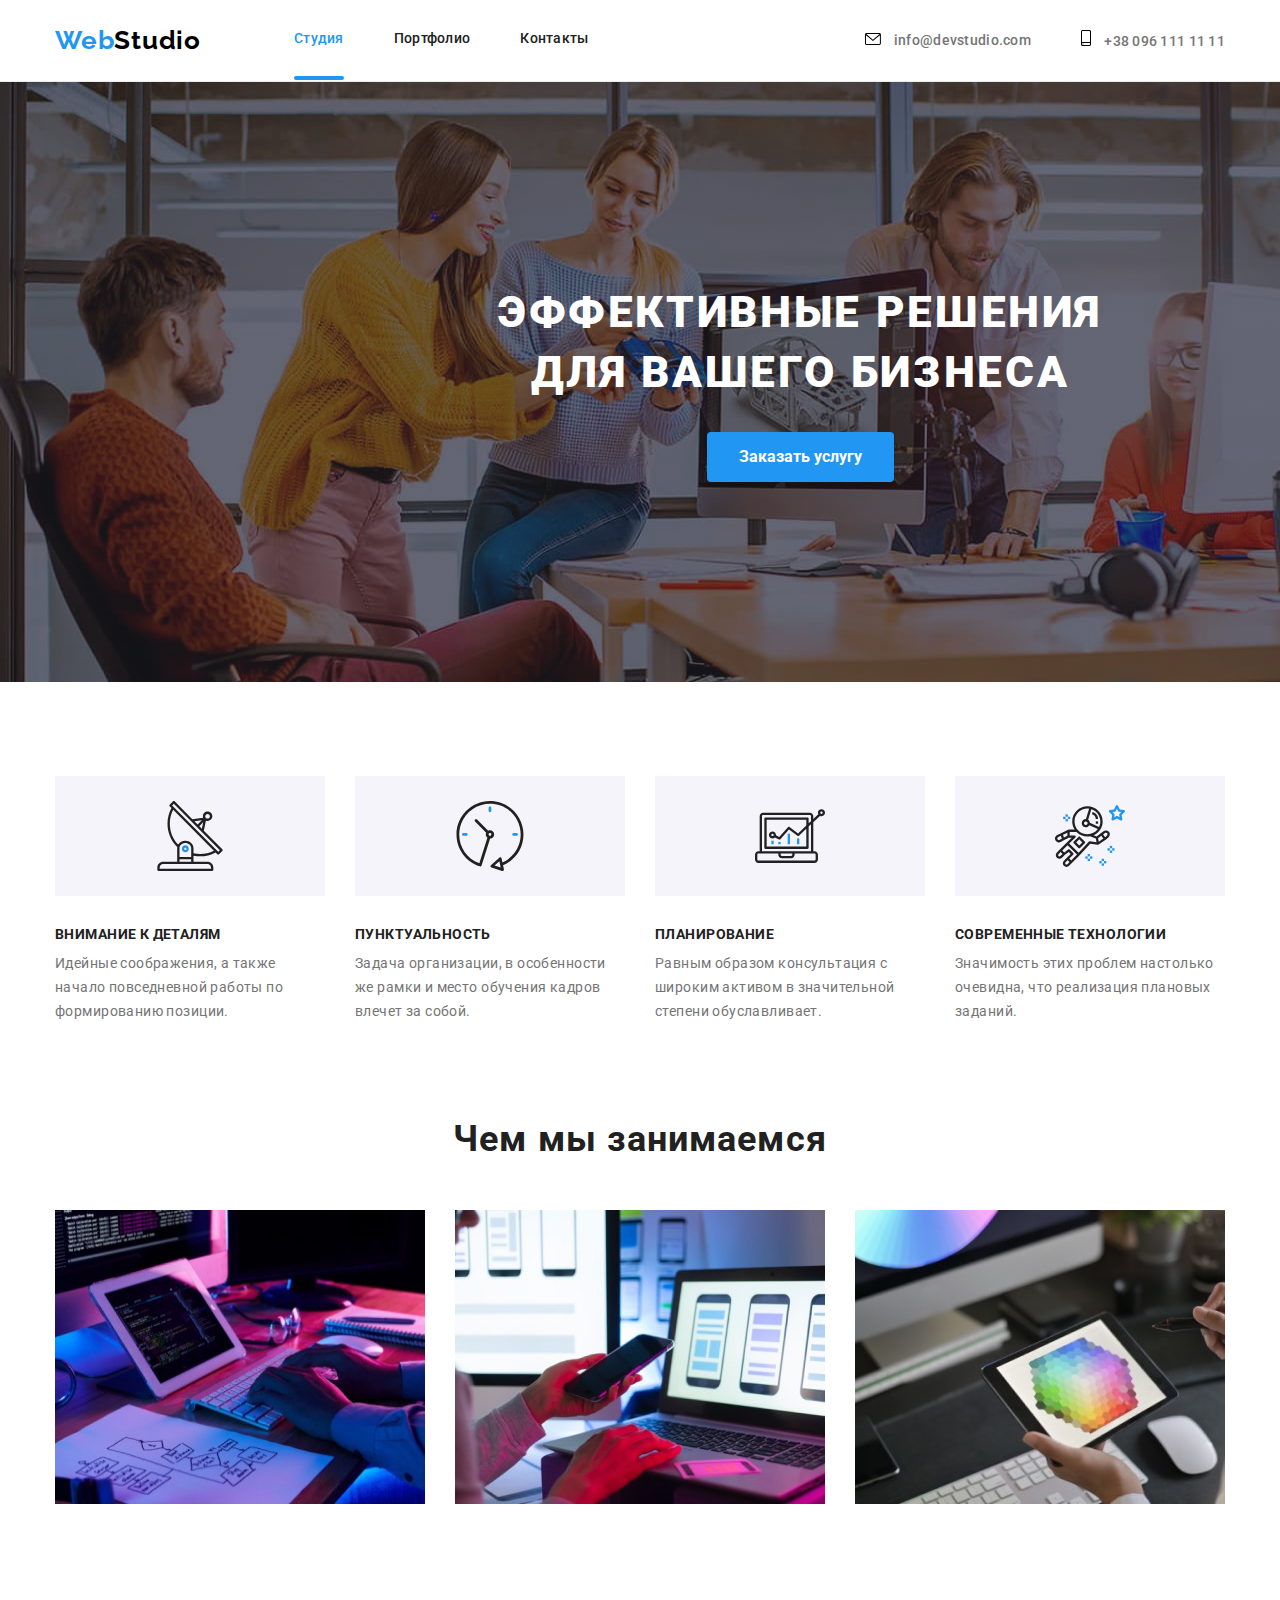
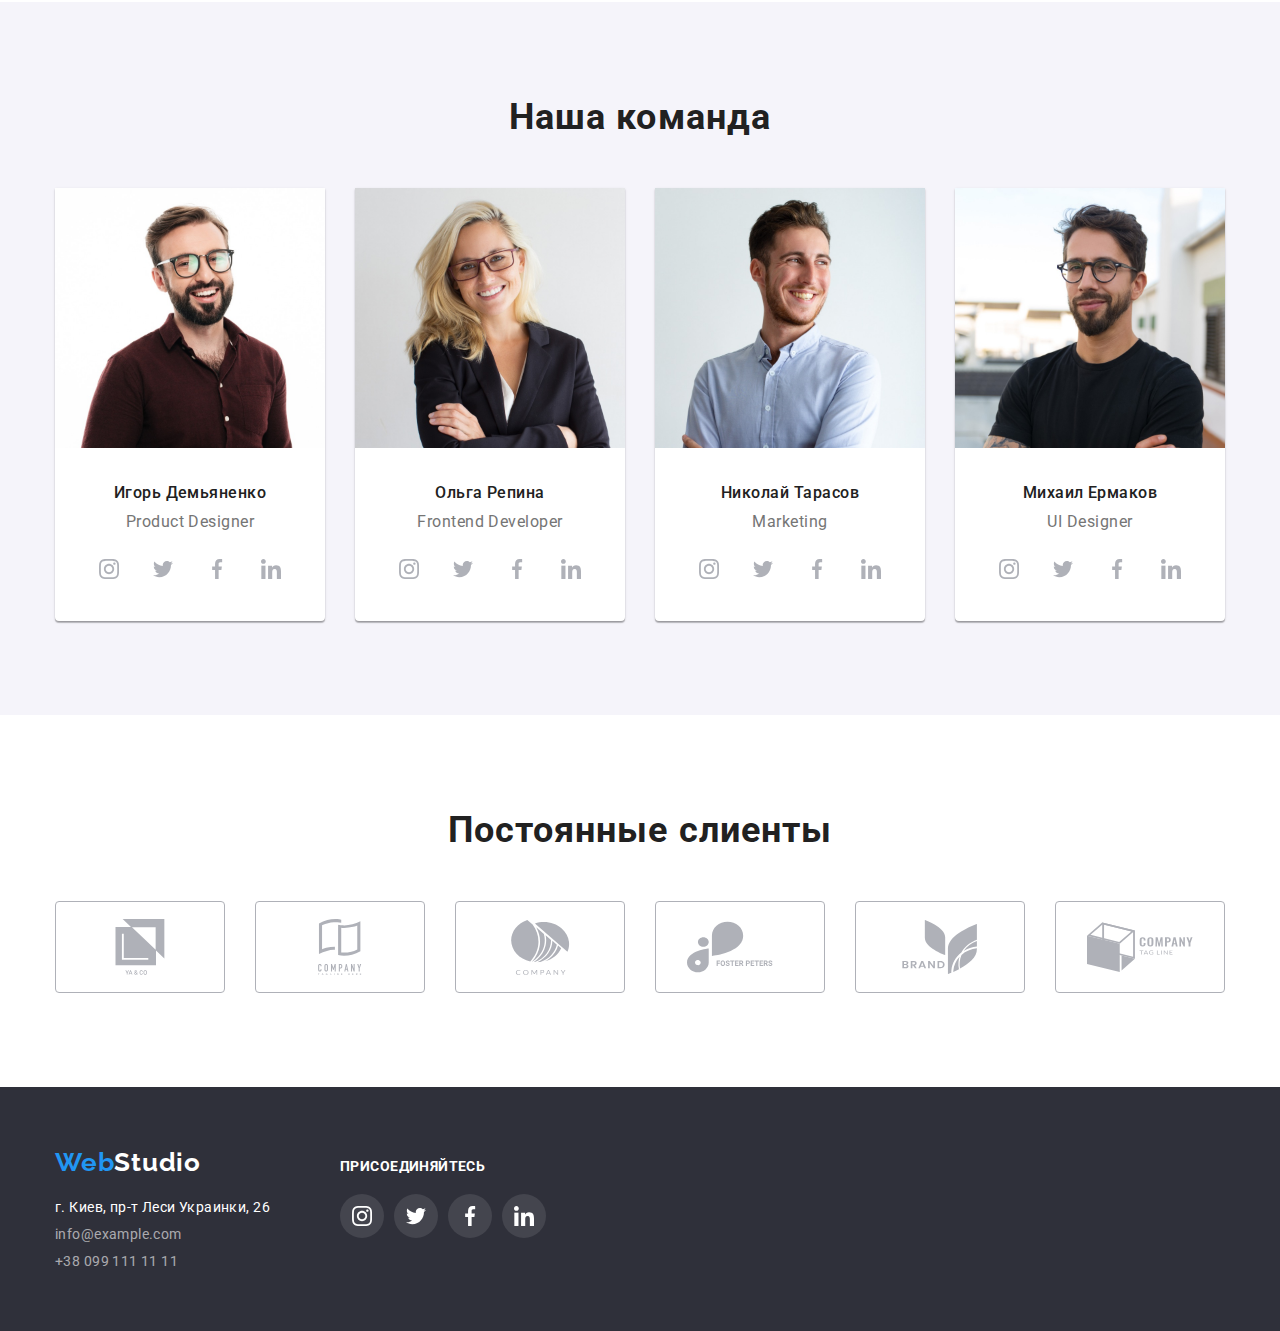
<file: index.html>
<!DOCTYPE html>
<html lang="ru">
  <head>
    <meta charset="UTF-8" />
    <meta http-equiv="X-UA-Compatible" content="IE-edge" />
    <meta name="viewport" content="width=device-width, initial-scale=1.0" />
    <title>goit-markup-hw-02</title>
    <link
      rel="stylesheet"
      href="https://cdnjs.cloudflare.com/ajax/libs/modern-normalize/1.0.0/modern-normalize.min.css"
    />
    <link rel="preconnect" href="https://fonts.gstatic.com" />
    <link
      href="https://fonts.googleapis.com/css2?family=Raleway:wght@700&family=Roboto:wght@400;500;700;900&display=swap"
      rel="stylesheet"
    />
    <link rel="stylesheet" href="./css/styles.css" />
  </head>
  <template class="my-icons">
    <svg class="icon">
      <use href="./images/icons.svg#icon-mail"></use>
    </svg>
    <svg class="icon">
      <use href="./images/icons.svg#icon-phone"></use>
    </svg>
    <svg class="icon">
      <use href="./images/icons.svg#icon-instagram"></use>
    </svg>
    <svg class="icon">
      <use href="./images/icons.svg#icon-twitter"></use>
    </svg>
    <svg class="icon">
      <use href="./images/icons.svg#icon-facebook"></use>
    </svg>
    <svg class="icon">
      <use href="./images/icons.svg#icon-linkedin"></use>
    </svg>
    <svg class="icon">
      <use href="./images/icons.svg#icon-antenna"></use>
    </svg>
    <svg class="icon">
      <use href="./images/icons.svg#icon-clock"></use>
    </svg>
    <svg class="icon">
      <use href="./images/icons.svg#icon-diagram"></use>
    </svg>
    <svg class="icon">
      <use href="./images/icons.svg#icon-astronaut"></use>
    </svg>
    <svg class="icon">
      <use href="./images/icons.svg#icon-yaco"></use>
    </svg>
    <svg class="icon">
      <use href="./images/icons.svg#icon-taglineHere"></use>
    </svg>
    <svg class="icon">
      <use href="./images/icons.svg#icon-company"></use>
    </svg>
    <svg class="icon">
      <use href="./images/icons.svg#icon-fosterPeters"></use>
    </svg>
    <svg class="icon">
      <use href="./images/icons.svg#icon-brand"></use>
    </svg>
    <svg class="icon">
      <use href="./images/icons.svg#icon-tagline"></use>
    </svg>
    <svg class="icon">
      <use href="./images/icons.svg#icon-close-modal"></use>
    </svg>
    <svg class="icon">
      <use href="./images/icons.svg#icon-name-modal"></use>
    </svg>
    <svg class="icon">
      <use href="./images/icons.svg#icon-phone-modal"></use>
    </svg>
    <svg class="icon">
      <use href="./images/icons.svg#icon-mail-modal"></use>
    </svg>
    <svg class="icon">
      <use href="./images/icons.svg#icon-square"></use>
    </svg>
  </template>
  <body>
    <header class="section-header">
      <div class="container header-container">
        <a href="#" class="logo-header"
          ><span class="logo-first-part">Web</span>Studio</a
        >
        <nav>
          <ul class="header-nav-list">
            <li>
              <a href="" class="link-header highlight-link">Студия</a>
            </li>
            <li>
              <a href="./portfolio.html" class="link-header">Портфолио</a>
            </li>
            <li>
              <a href="#" class="link-header">Контакты</a>
            </li>
          </ul>
        </nav>
        <ul class="contacts-list">
          <li>
            <a href="mailto:info@devstudio.com" class="link-header mail-header"
              ><svg class="icon-header-contacts" width="16px" height="12px">
                <use href="./images/icons.svg#icon-mail"></use>
              </svg>
              info@devstudio.com</a
            >
          </li>
          <li>
            <a href="tel:+380961111111" class="link-header tel-header"
              ><svg class="icon-header-contacts" width="10px" height="16px">
                <use href="./images/icons.svg#icon-phone"></use>
              </svg>
              +38 096 111 11 11</a
            >
          </li>
        </ul>
      </div>
    </header>
    <main class="section-main">
      <section class="section-hero">
        <div class="container container-hero">
          <h1 class="section-hero-title">
            Эффективные решения для вашего бизнеса
          </h1>
          <button class="sing-link" type="button" data-modal-open>
            Заказать услугу
          </button>
        </div>
      </section>
      <section class="section-features">
        <div class="container">
          <h2 class="visually-hidden">наши особенности</h2>
          <ul class="features-list">
            <li class="features-list-card">
              <div class="features-card">
                <svg class="icon-features" width="70px" height="70px">
                  <use href="./images/icons.svg#icon-antenna"></use>
                </svg>
              </div>
              <h3 class="features-title">Внимание к деталям</h3>
              <p class="features-text">
                Идейные соображения, а также начало повседневной работы по
                формированию позиции.
              </p>
            </li>
            <li class="features-list-card">
              <div class="features-card">
                <svg class="icon-features" width="70px" height="70px">
                  <use href="./images/icons.svg#icon-clock"></use>
                </svg>
              </div>
              <h3 class="features-title">Пунктуальность</h3>
              <p class="features-text">
                Задача организации, в особенности же рамки и место обучения
                кадров влечет за собой.
              </p>
            </li>
            <li class="features-list-card">
              <div class="features-card">
                <svg class="icon-features" width="70px" height="70px">
                  <use href="./images/icons.svg#icon-diagram"></use>
                </svg>
              </div>
              <h3 class="features-title">Планирование</h3>
              <p class="features-text">
                Равным образом консультация с широким активом в значительной
                степени обуславливает.
              </p>
            </li>
            <li class="features-list-card">
              <div class="features-card">
                <svg class="icon-features" width="70px" height="70px">
                  <use href="./images/icons.svg#icon-astronaut"></use>
                </svg>
              </div>
              <h3 class="features-title">Современные технологии</h3>
              <p class="features-text">
                Значимость этих проблем настолько очевидна, что реализация
                плановых заданий.
              </p>
            </li>
          </ul>
        </div>
      </section>
      <section class="section-about-us">
        <div class="container">
          <h2 class="about-us-title">Чем мы занимаемся</h2>
          <ul class="about-us-list">
            <li>
              <img
                src="./images/box1.jpg"
                alt="box1"
                width="370"
                height="294"
              />
            </li>
            <li>
              <img
                src="./images/box2.jpg"
                alt="box2"
                width="370"
                height="294"
              />
            </li>
            <li>
              <img
                src="./images/box3.jpg"
                alt="box3"
                width="370"
                height="294"
              />
            </li>
          </ul>
        </div>
      </section>
      <section class="section-our-team">
        <div class="container">
          <h2>Наша команда</h2>
          <ul class="our-team-list">
            <li class="our-team-card">
              <img
                src="./images/igordemyanenko.jpg"
                alt="Игорь Демьяненко"
                width="270"
              />
              <div class="our-team-title-card">
                <h3>Игорь Демьяненко</h3>
                <p>Product Designer</p>
                <ul class="icons-our-team-list">
                  <li>
                    <a class="icon-our-team-card" href="">
                      <svg width="20" height="20">
                        <use href="./images/icons.svg#icon-instagram"></use>
                      </svg>
                    </a>
                  </li>
                  <li>
                    <a class="icon-our-team-card" href="">
                      <svg width="20" height="20">
                        <use href="./images/icons.svg#icon-twitter"></use>
                      </svg>
                    </a>
                  </li>
                  <li>
                    <a class="icon-our-team-card" href="">
                      <svg width="20" height="20">
                        <use href="./images/icons.svg#icon-facebook"></use>
                      </svg>
                    </a>
                  </li>
                  <li>
                    <a class="icon-our-team-card" href="">
                      <svg width="20" height="20">
                        <use href="./images/icons.svg#icon-linkedin"></use>
                      </svg>
                    </a>
                  </li>
                </ul>
              </div>
            </li>
            <li class="our-team-card">
              <img
                src="./images/olgarepina.jpg"
                alt="Ольга Репина"
                width="270"
              />
              <div class="our-team-title-card">
                <h3>Ольга Репина</h3>
                <p>Frontend Developer</p>
                <ul class="icons-our-team-list">
                  <li>
                    <a class="icon-our-team-card" href="">
                      <svg width="20" height="20">
                        <use href="./images/icons.svg#icon-instagram"></use>
                      </svg>
                    </a>
                  </li>
                  <li>
                    <a class="icon-our-team-card" href="">
                      <svg width="20" height="20">
                        <use href="./images/icons.svg#icon-twitter"></use>
                      </svg>
                    </a>
                  </li>
                  <li>
                    <a class="icon-our-team-card" href="">
                      <svg width="20" height="20">
                        <use href="./images/icons.svg#icon-facebook"></use>
                      </svg>
                    </a>
                  </li>
                  <li>
                    <a class="icon-our-team-card" href="">
                      <svg width="20" height="20">
                        <use href="./images/icons.svg#icon-linkedin"></use>
                      </svg>
                    </a>
                  </li>
                </ul>
              </div>
            </li>
            <li class="our-team-card">
              <img
                src="./images/nikolaytarasov.jpg"
                alt="Николай Тарасо"
                width="270"
              />
              <div class="our-team-title-card">
                <h3>Николай Тарасов</h3>
                <p>Marketing</p>
                <ul class="icons-our-team-list">
                  <li>
                    <a class="icon-our-team-card" href="">
                      <svg width="20" height="20">
                        <use href="./images/icons.svg#icon-instagram"></use>
                      </svg>
                    </a>
                  </li>
                  <li>
                    <a class="icon-our-team-card" href="">
                      <svg width="20" height="20">
                        <use href="./images/icons.svg#icon-twitter"></use>
                      </svg>
                    </a>
                  </li>
                  <li>
                    <a class="icon-our-team-card" href="">
                      <svg width="20" height="20">
                        <use href="./images/icons.svg#icon-facebook"></use>
                      </svg>
                    </a>
                  </li>
                  <li>
                    <a class="icon-our-team-card" href="">
                      <svg width="20" height="20">
                        <use href="./images/icons.svg#icon-linkedin"></use>
                      </svg>
                    </a>
                  </li>
                </ul>
              </div>
            </li>
            <li class="our-team-card">
              <img
                src="./images/mikhailermakov.jpg"
                alt="Михаил Ермаков"
                width="270"
              />
              <div class="our-team-title-card">
                <h3>Михаил Ермаков</h3>
                <p>UI Designer</p>
                <ul class="icons-our-team-list">
                  <li>
                    <a class="icon-our-team-card" href="">
                      <svg width="20" height="20">
                        <use href="./images/icons.svg#icon-instagram"></use>
                      </svg>
                    </a>
                  </li>
                  <li>
                    <a class="icon-our-team-card" href="">
                      <svg width="20" height="20">
                        <use href="./images/icons.svg#icon-twitter"></use>
                      </svg>
                    </a>
                  </li>
                  <li>
                    <a class="icon-our-team-card" href="">
                      <svg width="20" height="20">
                        <use href="./images/icons.svg#icon-facebook"></use>
                      </svg>
                    </a>
                  </li>
                  <li>
                    <a class="icon-our-team-card" href="">
                      <svg width="20" height="20">
                        <use href="./images/icons.svg#icon-linkedin"></use>
                      </svg>
                    </a>
                  </li>
                </ul>
              </div>
            </li>
          </ul>
        </div>
      </section>
      <section class="section-regular-customers">
        <div class="container">
          <h2>Постоянные слиенты</h2>
          <ul class="icons-regular-customers-list">
            <li>
              <a class="icon-client" href="">
                <svg width="106px" height="56px">
                  <use href="./images/icons.svg#icon-yaco"></use>
                </svg>
              </a>
            </li>
            <li>
              <a class="icon-client" href="">
                <svg width="106px" height="56px">
                  <use href="./images/icons.svg#icon-taglineHere"></use>
                </svg>
              </a>
            </li>
            <li>
              <a class="icon-client" href="">
                <svg width="106px" height="56px">
                  <use href="./images/icons.svg#icon-company"></use>
                </svg>
              </a>
            </li>
            <li>
              <a class="icon-client" href="">
                <svg width="106px" height="56px">
                  <use href="./images/icons.svg#icon-fosterPeters"></use>
                </svg>
              </a>
            </li>
            <li>
              <a class="icon-client" href="">
                <svg width="106px" height="56px">
                  <use href="./images/icons.svg#icon-brand"></use>
                </svg>
              </a>
            </li>
            <li>
              <a class="icon-client" href="">
                <svg width="106px" height="56px">
                  <use href="./images/icons.svg#icon-tagline"></use>
                </svg>
              </a>
            </li>
          </ul>
        </div>
      </section>
    </main>
    <footer class="section-footer">
      <div class="container footer-container">
        <div class="footer-logo-nav-container">
          <a href="#" class="logo-footer"
            ><span class="logo-first-part">Web</span>Studio</a
          >
          <address>
            <ul class="footer-list">
              <li>
                <a
                  href="https://goo.gl/maps/GkJHz6BWag29Yt4w9"
                  target="_blank"
                  rel="noopener noreferrer"
                  class="link-footer"
                >
                  г. Киев, пр-т Леси Украинки, 26
                </a>
              </li>
              <li>
                <a
                  href="mailto:info@example.com"
                  class="link-footer link-footer-transparensy"
                  >info@example.com</a
                >
              </li>
              <li>
                <a
                  href="tel:+380991111111"
                  class="link-footer link-footer-transparensy"
                  >+38 099 111 11 11</a
                >
              </li>
            </ul>
          </address>
        </div>
        <div class="icons-footer-card">
          <h3>присоединяйтесь</h3>
          <ul class="icons-footer-list">
            <li>
              <a class="icon-footer" href="">
                <svg width="20" height="20">
                  <use href="./images/icons.svg#icon-instagram"></use>
                </svg>
              </a>
            </li>
            <li>
              <a class="icon-footer" href="">
                <svg width="20" height="20">
                  <use href="./images/icons.svg#icon-twitter"></use>
                </svg>
              </a>
            </li>
            <li>
              <a class="icon-footer" href="">
                <svg width="20" height="20">
                  <use href="./images/icons.svg#icon-facebook"></use>
                </svg>
              </a>
            </li>
            <li>
              <a class="icon-footer" href="">
                <svg width="20" height="20">
                  <use href="./images/icons.svg#icon-linkedin"></use>
                </svg>
              </a>
            </li>
          </ul>
        </div>
      </div>
    </footer>
    <div class="backdrop is-hidden" data-modal>
      <div class="modal">
        <button class="button-close-modal" type="button" data-modal-close>
          <svg class="icon-close">
            <use href="./images/icons.svg#icon-close-modal"></use>
          </svg>
        </button>
        <p></p>
      </div>
    </div>
    <script src="./js/modal.js"></script>
  </body>
</html>
</file>
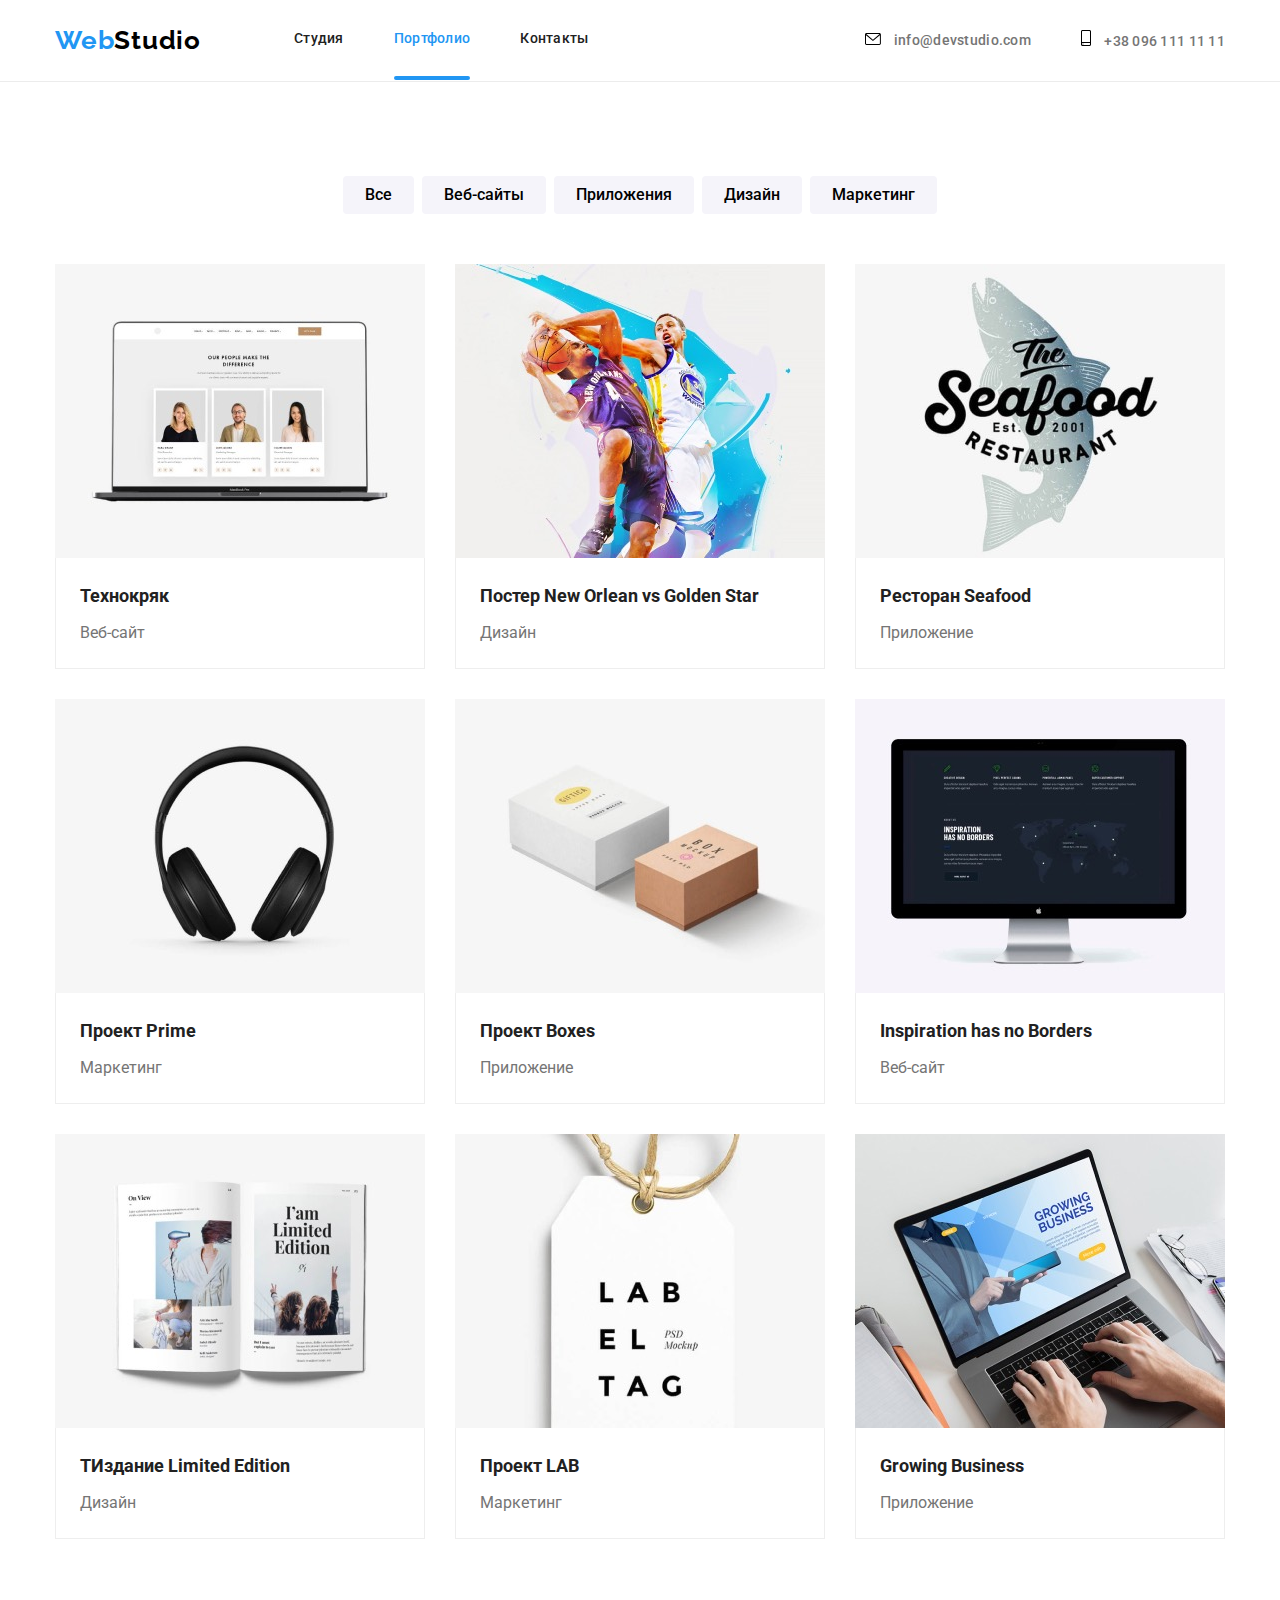
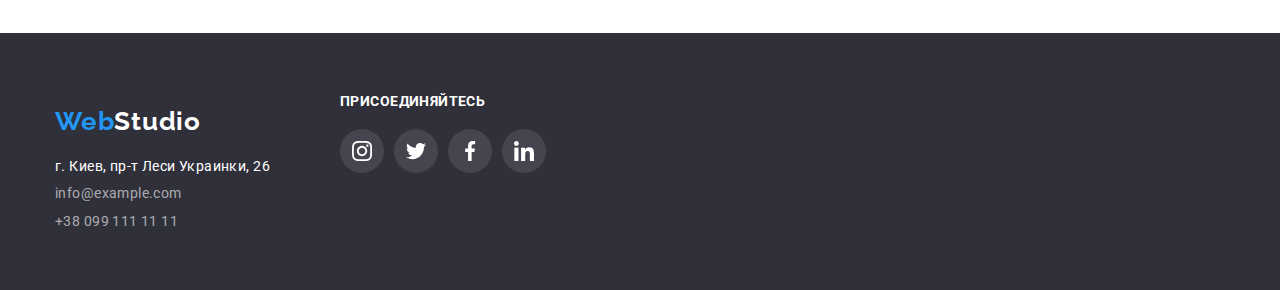
<file: portfolio.html>
<!DOCTYPE html>
<html lang="ru">
  <head>
    <meta charset="UTF-8" />
    <meta http-equiv="X-UA-Compatible" content="IE-edge" />
    <meta name="viewport" content="width=device-width, initial-scale=1.0" />
    <title>goit-markup-hw-02</title>
    <link
      rel="stylesheet"
      href="https://cdnjs.cloudflare.com/ajax/libs/modern-normalize/1.0.0/modern-normalize.min.css"
    />
    <link rel="preconnect" href="https://fonts.gstatic.com" />
    <link
      href="https://fonts.googleapis.com/css2?family=Raleway:wght@700&family=Roboto:wght@400;500;700;900&display=swap"
      rel="stylesheet"
    />
    <link rel="stylesheet" href="./css/styles.css" />
  </head>
  <body>
    <header class="section-header">
      <div class="container header-container">
        <a href="#" class="logo-header"
          ><span class="logo-first-part">Web</span>Studio</a
        >
        <nav>
          <ul class="header-nav-list">
            <li>
              <a href="./index.html" class="link-header">Студия</a>
            </li>
            <li>
              <a href="" class="link-header highlight-link">Портфолио</a>
            </li>
            <li>
              <a href="#" class="link-header">Контакты</a>
            </li>
          </ul>
        </nav>
        <ul class="contacts-list">
          <li>
            <a href="mailto:info@devstudio.com" class="link-header mail-header"
              ><svg class="icon-header-contacts" width="16px" height="12px">
               <use href="./images/icons.svg#icon-mail"></use>
               </svg> info@devstudio.com</a
            >
          </li>
          <li>
            <a href="tel:+380961111111" class="link-header tel-header"
              ><svg class="icon-header-contacts" width="10px" height="16px">
               <use href="./images/icons.svg#icon-phone"></use>
               </svg> +38 096 111 11 11</a
            >
          </li>
        </ul>
      </div>
    </header>
    <main>
      <section class="section-portfolio">
        <!-- Портфолио -->
        <div class="container">
          <h2 class="visually-hidden">портфолио</h2>
          <ul class="portfolio-button-list">
            <li>
              <button class="sing-link-portfolio" type="button">Все</button>
            </li>
            <li>
              <button class="sing-link-portfolio" type="button">Веб-сайты</button>
            </li>
            <li>
              <button class="sing-link-portfolio" type="button">Приложения</button>
            </li>
            <li>
              <button class="sing-link-portfolio" type="button">Дизайн</button>
            </li>
            <li>
              <button class="sing-link-portfolio" type="button">Маркетинг</button>
            </li>
          </ul>
          <ul class="list-portfolio-crad">
            <li class="portfolio-crad">
              <a href="">
                <div class="portfolio-thumb">
                  <img class="portfolio-crad-img" src="./images/tehnokryak.jpg" alt="Технокряк" width="370" height="294" />
                  <div class="hover-wrapper">
                    <p>Технокряк это современная площадка распространения коронавируса. Компании используют эту платформу для цифрового шпионажа и атак на защищённые сервера конкурентов.</p>
                  </div>
                </div>
                <div class="portfolio-title-crad">
                  <h3>Технокряк</h3>
                  <p>Веб-сайт</p>
                </div>
              </a>
            </li>
            <li class="portfolio-crad">
              <a href="">
                <div class="portfolio-thumb">
                <img class="portfolio-crad-img"
                  src="./images/posterNewOrlean.jpg"
                  alt="Постер New Orlean vs Golden Star"
                  width="370"
                  height="294"
                />
                <div class="hover-wrapper">
                    <p> .</p>
                </div>
                </div>
                <div class="portfolio-title-crad">
                  <h3>Постер New Orlean vs Golden Star</h3>
                  <p>Дизайн</p>
                </div>
              </a>
            </li>
            <li class="portfolio-crad">
              <a href="">
                <div class="portfolio-thumb">
                  <img class="portfolio-crad-img" src="./images/seafood.jpg" alt="Ресторан Seafood" width="370" height="294" />
                  <div class="hover-wrapper">
                    <p> .</p>
                  </div>
                </div>
                <div class="portfolio-title-crad">
                  <h3>Ресторан Seafood</h3>
                  <p>Приложение</p>
                </div>
              </a>
            </li>
            <li class="portfolio-crad">
              <a href="">
                <div class="portfolio-thumb">
                  <img class="portfolio-crad-img" src="./images/projektPrime.jpg" alt="Проект Prime" width="370" height="294" />
                  <div class="hover-wrapper">
                    <p> .</p>
                  </div>
                </div>
                <div class="portfolio-title-crad">
                  <h3>Проект Prime</h3>
                  <p>Маркетинг</p>
                </div>
              </a>
            </li>
            <li class="portfolio-crad">
              <a href="">
                <div class="portfolio-thumb">
                  <img class="portfolio-crad-img" src="./images/projektBoxes.jpg" alt="Проект Boxes" width="370" height="294" />
                  <div class="hover-wrapper">
                    <p> .</p>
                  </div>
                </div>
                <div class="portfolio-title-crad">
                  <h3>Проект Boxes</h3>
                  <p>Приложение</p>
                </div>
              </a>
            </li>
            <li class="portfolio-crad">
              <a href="">
                <div class="portfolio-thumb">
                  <img class="portfolio-crad-img"
                  src="./images/inspiration.jpg"
                  alt="Inspiration has no Borders"
                  width="370"
                  height="294"
                  />
                  <div class="hover-wrapper">
                    <p> .</p>
                  </div>
                </div>
                <div class="portfolio-title-crad">
                  <h3>Inspiration has no Borders</h3>
                  <p>Веб-сайт</p>
                </div>
              </a>
            </li>
            <li class="portfolio-crad">
              <a href="">
                <div class="portfolio-thumb">
                  <img class="portfolio-crad-img"
                  src="./images/limitedEdition.jpg"
                  alt="Издание Limited Edition"
                  width="370"
                  height="294"
                  />
                  <div class="hover-wrapper">
                    <p> .</p>
                  </div>
                </div>
                <div class="portfolio-title-crad">
                  <h3>ТИздание Limited Edition</h3>
                  <p>Дизайн</p>
                </div>
              </a>
            </li>
            <li class="portfolio-crad">
              <a href="">
                <div class="portfolio-thumb">
                  <img class="portfolio-crad-img" src="./images/lab.jpg" alt="Проект LAB" width="370" height="294" />
                  <div class="hover-wrapper">
                    <p> .</p>
                  </div>
                </div>
                <div class="portfolio-title-crad">
                  <h3>Проект LAB</h3>
                  <p>Маркетинг</p>
                </div>
              </a>
            </li>
            <li class="portfolio-crad">
              <a href="">
                <div class="portfolio-thumb">
                  <img class="portfolio-crad-img"
                    src="./images/growingBusiness.jpg"
                    alt="Growing Business"
                    width="370"
                    height="294"
                  />
                  <div class="hover-wrapper">
                    <p> .</p>
                  </div>
                </div>
                    <div class="portfolio-title-crad">
                      <h3>Growing Business</h3>
                      <p>Приложение</p>
                    </div>
            </li>
          </ul>
        </div>
      </section>
    </main>
    <footer class="section-footer">
      <div class="container footer-container">
        <div class="footer-logo-nav-container">
          <a href="#" class="logo-footer"
            ><span class="logo-first-part">Web</span>Studio</a
          >
          <address>
            <ul class="footer-list">
              <li>
                <a
                  href="https://goo.gl/maps/GkJHz6BWag29Yt4w9"
                  target="_blank"
                  rel="noopener noreferrer"
                  class="link-footer"
                >
                  г. Киев, пр-т Леси Украинки, 26
                </a>
              </li>
              <li>
                <a
                  href="mailto:info@example.com"
                  class="link-footer link-footer-transparensy"
                  >info@example.com</a
                >
              </li>
              <li>
                <a
                  href="tel:+380991111111"
                  class="link-footer link-footer-transparensy"
                  >+38 099 111 11 11</a
                >
              </li>
            </ul>
          </address>
        </div>
        <div class="icons-footer-card">
          <h3>присоединяйтесь</h3>
          <ul class="icons-footer-list">
            <li>
              <a class="icon-footer" href="">
                <svg width="20" height="20">
                  <use href="./images/icons.svg#icon-instagram"></use>
                </svg>
              </a>
            </li>
            <li>
              <a class="icon-footer" href="">
                <svg width="20" height="20">
                  <use href="./images/icons.svg#icon-twitter"></use>
                </svg>
              </a>
            </li>
            <li>
              <a class="icon-footer" href="">
                <svg width="20" height="20">
                  <use href="./images/icons.svg#icon-facebook"></use>
                </svg>
              </a>
            </li>
            <li>
              <a class="icon-footer" href="">
                <svg width="20" height="20">
                  <use href="./images/icons.svg#icon-linkedin"></use>
                </svg>
              </a>
            </li>
          </ul>
        </div>
      </div>
    </footer>
  </body>
</html>
</file>
<file: css/styles.css>
:root {
  --aiming-color: #2196f3;
  --main-text-color: #212121;
  --description-text-color: #757575;
  --background-color: #2f303a;
  --body-color: #ffffff;
  --border-line-color: #eeeeee;
  --background-sing-link-hover: #188ce8;
  --background-color-our-team-section: #f5f4fa;
  --header-border-color: #ececec;
  --social-lincs-client-color: #afb1b8;
  --main-fonts: "Roboto", sans-serif;
}

html {
  box-sizing: border-box;
}

*,
*::before,
*::after {
  box-sizing: inherit;
}

body {
  font-family: var(--main-fonts);
  font-style: normal;
  color: var(--main-text-color);
}

ul {
  list-style: none;
  margin: 0;
  padding: 0;
}

a {
  text-decoration: none;
}

h1,
h2,
h3,
h4,
h5,
h6,
p {
  margin: 0;
}

.container {
  width: 1200px;
  margin: 0 auto;
  padding: 0 15px;
}

.section {
  padding: 94px 0;
  margin: 0 auto;
}

.visually-hidden {
  position: absolute;
  clip: rect(0 0 0 0);
  width: 1px;
  height: 1px;
  margin: -1px;
}

/* HEADER-STYLES(index+portfolio) */
.section-header {
  display: flex;
  align-items: center;
  padding-top: 25px;
  padding-bottom: 25px;
  border-bottom: 1px solid var(--header-border-color);
}
/* logo-Header */
.logo-header {
  color: #000000;
  font-family: "Raleway", sans-serif;
  font-style: normal;
  font-weight: 700;
  font-size: 26px;
  line-height: 1.192;
  letter-spacing: 0.03em;
  margin-right: 93px;
}
.logo-first-part {
  color: var(--aiming-color);
}
/* logo-Header */
/* link-Header */
.link-header {
  font-style: normal;
  font-weight: 500;
  color: var(--main-text-color);
  font-size: 14px;
  line-height: 1.143;
  letter-spacing: 0.02em;
  transition: color 250ms cubic-bezier(0.4, 0, 0.2, 1);
}
.link-header .icon-header-contacts,
.link-header .icon-header-contacts {
  transition: 250ms cubic-bezier(0.4, 0, 0.2, 1);
}
.link-header:hover .icon-header-contacts,
.link-header:focus .icon-header-contacts {
  fill: var(--aiming-color);
}
.link-header:hover,
.link-header:focus {
  color: var(--aiming-color);
}
/* Обозначение текущей страницы */
.highlight-link {
  color: var(--aiming-color);
}
.highlight-link::after {
  display: flex;
  content: '';
  width: 100%;
  border: 2px solid;
  border-radius: 2px;
  background: var(--body-color);
  margin-right: 20px;
  color: var(--aiming-color);
  position: relative;
  top: 28px;
}
.mail-header,
.tel-header {
  color: var(--description-text-color);
}
/* link-Header */

.header-container {
  display: flex;
  align-items: center;
  justify-content: space-between;
}
.header-nav-list {
  display: flex;
  justify-content: space-between;
}
.header-nav-list > li:not(:last-child),
.contacts-list > li:not(:last-child) {
  margin-right: 50px;
}
.contacts-list {
  display: flex;
  justify-content: space-between;
  margin-left: auto;
  align-items: center;
}
.icon-header-contacts {
  margin-right: 10px;
}
/* HEADER-STYLES(index+portfolio) */

/* MAIN-STYLES */
.section-hero,
.section-features,
.section-about-us,
.section-portfolio,
.section-regular-customers {
  padding-bottom: 94px;
}
.section-portfolio,
.section-features,
.section-regular-customers {
  padding-top: 94px;
}

/* section-Hero */
.section-hero {
  background-color: var(--background-color);
  text-align: center;
  padding-top: 200px;
  padding-bottom: 200px;
  width: 1600px;
  margin-left: auto;
  margin-right: auto;
  background-size: contain;
  background-position: center;
  background-repeat: no-repeat;
  background-image: linear-gradient(
      rgba(47, 48, 58, 0.4),
      rgba(47, 48, 58, 0.4)
    ),
    url("../images/heroBackground.jpg");
}
.section-hero-title {
  margin: auto auto 30px auto;
  width: 696px;
  color: var(--body-color);
  /* align-items: center; */
  font-weight: 900;
  font-size: 44px;
  line-height: 1.364;
  text-align: center;
  letter-spacing: 0.06em;
  text-transform: uppercase;
}
.sing-link {
  font-family: inherit;
  font-weight: 700;
  font-size: 16px;
  line-height: 1.875;
  padding: 10px 32px;
  background-color: var(--aiming-color);
  color: var(--body-color);
  box-shadow: 0px 4px 4px rgba(0, 0, 0, 0.15);
  border: none;
  border-radius: 4px;
  display: inline-block;
  cursor: pointer;
  transition: background-color 250ms cubic-bezier(0.4, 0, 0.2, 1);
}
.sing-link:hover,
.sing-link:focus {
  background-color: var(--background-sing-link-hover);
}

/* section-Hero */

/* section-Features */
.features-list {
  display: flex;
  justify-content: space-between;
}
.features-list-card {
  flex-basis: calc((100% - 90px) / 4);
}
.features-card {
  background-color: var(--background-color-our-team-section);
  display: flex;
  justify-content: center;
  align-items: center;
  margin-bottom: 30px;
  height: 120px;
  box-sizing: border-box;
}
.features-title {
  margin-bottom: 10px;
  font-weight: 700;
  font-size: 14px;
  line-height: 1.143;
  letter-spacing: 0.03em;
  color: var(--main-text-color);
  text-transform: uppercase;
}
.features-text {
  font-size: 14px;
  line-height: 1.714;
  letter-spacing: 0.03em;
  color: var(--description-text-color);
}
/* section-Features */

/* section-About-Us >*/
.about-us-title {
  font-weight: 700;
  font-size: 36px;
  line-height: 1.167;
  text-align: center;
  letter-spacing: 0.03em;
  color: var(--main-text-color);
  margin-bottom: 50px;
}
.about-us-list {
  display: flex;
  justify-content: space-between;
  padding-left: 0px;
  flex-wrap: wrap;
}
.about-us-list li {
  flex-basis: calc((100% - 60px) / 3);
}
/* section-About-Us >*/
/* section-Our-Team */
.section-our-team {
  padding-top: 94px;
  padding-bottom: 94px;
  background-color: var(--background-color-our-team-section);
}
.section-our-team h2 {
  font-size: 36px;
  line-height: 1.167;
  text-align: center;
  letter-spacing: 0.03em;
  margin-bottom: 50px;
}
.our-team-list {
  display: flex;
  justify-content: space-between;
  flex-wrap: wrap;
}
.our-team-card {
  background-color: var(--body-color);
  box-shadow: 0px 1px 3px rgba(0, 0, 0, 0.12), 0px 1px 1px rgba(0, 0, 0, 0.14),
    0px 2px 1px rgba(0, 0, 0, 0.2);
  border-radius: 0px 0px 4px 4px;
  flex-basis: calc((100% - 90px) / 4);
}
.our-team-title-card > h3 {
  font-weight: 500;
  font-size: 16px;
  line-height: 1.187;
  text-align: center;
  letter-spacing: 0.03em;
  margin-bottom: 10px;
}
.our-team-title-card > p {
  font-size: 16px;
  line-height: 1.187;
  text-align: center;
  letter-spacing: 0.03em;
  color: var(--description-text-color);
  margin-bottom: 16px;
}
.our-team-title-card {
  padding-top: 30px;
  padding-bottom: 30px;
}
/* icons */
.icons-our-team-list {
  margin: 0 auto;
  display: flex;
  justify-content: center;
}
.icons-our-team-list li:not(:last-child) {
  margin-right: 10px;
}
.icon-our-team-card {
  width: 44px;
  height: 44px;
  background-color: var(--body-color);
  border-radius: 50%;
  display: flex;
  justify-content: center;
  align-items: center;
  fill: var(--social-lincs-client-color);
  transition: background-color 250ms cubic-bezier(0.4, 0, 0.2, 1);
}
.icon-our-team-card:hover,
.icon-our-team-card:focus {
  background-color: var(--aiming-color);
  fill: var(--body-color);
}
/* section-Our-Team */
/* section-Regular-Customers */
.section-regular-customers h2 {
  font-size: 36px;
  line-height: 1.167;
  text-align: center;
  letter-spacing: 0.03em;
  margin-bottom: 50px;
}
.icons-regular-customers-list {
  display: flex;
  justify-content: center;
}
.icons-regular-customers-list a {
  box-sizing: border-box;
  border: 1px solid var(--social-lincs-client-color);
  border-radius: 4px;
  fill: var(--social-lincs-client-color);
  display: flex;
  align-items: center;
  justify-content: center;
  width: 170px;
  height: 92px;
  transition: border 250ms cubic-bezier(0.4, 0, 0.2, 1);
  transition: fill 250ms cubic-bezier(0.4, 0, 0.2, 1);
}
.icons-regular-customers-list > li:not(:last-child) {
  margin-right: 30px;
}
.icons-regular-customers-list a:hover,
.icons-regular-customers-list a:focus {
  border: 1px solid var(--aiming-color);
  fill: var(--aiming-color);
}
/* section-Regular-Customers */
/* MAIN-STYLES */

/* FOOTER-STYLES(index+portfolio) */
.section-footer {
  background-color: var(--background-color);
  padding-top: 60px;
  padding-bottom: 60px;
}
.logo-footer {
  color: var(--body-color);
  font-family: Raleway;
  font-style: normal;
  font-weight: 700;
  font-size: 26px;
  line-height: 1.192;
  letter-spacing: 0.03em;
  margin-bottom: 20px;
}
.link-footer {
  font-style: normal;
  font-family: var(--main-fonts);
  font-weight: 400;
  color: var(--body-color);
  font-size: 14px;
  line-height: 1.143;
  letter-spacing: 0.03em;
  transition:color 250ms cubic-bezier(0.4, 0, 0.2, 1);
}
.link-footer:hover,
.link-footer:focus {
  color: var(--aiming-color);
}
.link-footer-transparensy {
  color: rgba(255, 255, 255, 0.6);
}
.footer-container {
  display: flex;
  align-items: baseline;
}
.footer-logo-nav-container {
  display: flex;
  align-items: flex-start;
  flex-direction: column;
  margin-right: 70px;
}
.footer-list > li:not(:last-child) {
  margin-bottom: 9px;
}
.icons-footer-card h3 {
  width: 145px;
  color: var(--body-color);
  font-weight: 700;
  font-size: 14px;
  line-height: 1.143;
  letter-spacing: 0.03em;
  text-transform: uppercase;
}
.icons-footer-list {
  margin: 0 auto;
  margin-top: 20px;
  display: flex;
  justify-content: flex-start;
}
.icons-footer-list li:not(:last-child) {
  margin-right: 10px;
}
.icons-footer-list a {
  width: 44px;
  height: 44px;
  background-color: rgba(255, 255, 255, 0.1);
  border-radius: 50%;
  display: flex;
  justify-content: center;
  align-items: center;
  transition: background-color 250ms cubic-bezier(0.4, 0, 0.2, 1);
}
.icons-footer-list a:hover,
.icons-footer-list a:focus {
  background-color: var(--aiming-color);
}
.icon-footer {
  display: flex;
  fill: var(--body-color);
}
/* FOOTER-STYLES(index+portfolio) */

/* PORTFOLIO-STYLES */
/* button-decoration-nav-Portfolio  */
.portfolio-button-list {
  display: flex;
  justify-content: center;
  margin-bottom: 50px;
}
.portfolio-button-list li:not(:last-child) {
  margin-right: 8px;
}
.sing-link-portfolio {
  height: 38px;
  font-family: inherit;
  font-weight: 500;
  font-size: 16px;
  line-height: 1.625;
  padding: 6px 22px;
  background-color: var(--background-color-our-team-section);
  border: 0;
  border-radius: 4px;
  display: block;
  cursor: pointer;
  transition: color 250ms cubic-bezier(0.4, 0, 0.2, 1);
  transition: background-color 250ms cubic-bezier(0.4, 0, 0.2, 1);
  transition: box-shadow 250ms cubic-bezier(0.4, 0, 0.2, 1);
}
.sing-link-portfolio:hover,
.sing-link-portfolio:focus {
  background-color: var(--aiming-color);
  color: var(--body-color);
  box-shadow: 0px 3px 1px rgba(0, 0, 0, 0.1), 0px 1px 2px rgba(0, 0, 0, 0.08),
    0px 2px 2px rgba(0, 0, 0, 0.12);
}
/* button-decoration-nav-Portfolio  */
/* crad-decoration-Portfolio */
.list-portfolio-crad {
  display: flex;
  flex-wrap: wrap;
}
.portfolio-crad {
  display: flex;
  background: var(--body-color);
  flex-basis: calc((100% - 60px) / 3);
  margin-bottom: 30px;
}
.portfolio-crad > a {
  transition: box-shadow 250ms cubic-bezier(0.4, 0, 0.2, 1);;
}
.portfolio-crad > a:hover,
.portfolio-crad > a:focus {
  box-shadow: 0px 1px 1px rgba(0, 0, 0, 0.12), 0px 4px 4px rgba(0, 0, 0, 0.06),
    1px 4px 6px rgba(0, 0, 0, 0.16);
  
}
.portfolio-crad:nth-child(3n - 2) {
  margin-right: 30px;
}
.portfolio-crad:nth-child(3n - 1) {
  margin-right: 30px;
}
.portfolio-crad:nth-last-child(-n + 4) {
  margin-bottom: 0px;
}
.portfolio-crad img {
  display: block;
  flex-basis: 370px;
  height: auto;
}
.portfolio-thumb {
  position: relative;
  overflow: hidden;
}
.hover-wrapper {
  position: absolute;
  width: 100%;
  height: 100%;
  top: 0;
  background-color: rgba(33, 150, 243, 0.9);
  padding: 63px 24px;
  transform: translateY(100%);
  opacity: 0;
}
.portfolio-crad > a:hover .hover-wrapper,
.portfolio-crad > a:focus .hover-wrapper {
  opacity: 1;
  transform: translate(0%);
  transition: transform 250ms cubic-bezier(0.4, 0, 0.2, 1);
}
.portfolio-crad .hover-wrapper p {
  font-weight: 400;
  font-size: 18px;
  line-height: 1.556;
  letter-spacing: 0.03em;
  color: var(--body-color);
}
.portfolio-title-crad {
  padding: 20px 24px;
  border-right: 1px solid var(--border-line-color);
  border-bottom: 1px solid var(--border-line-color);
  border-left: 1px solid var(--border-line-color);
}
.portfolio-crad h3 {
  font-size: 18px;
  line-height: 2;
  color: var(--main-text-color);
  margin-bottom: 4px;
}
.portfolio-crad p {
  font-size: 16px;
  line-height: 1.875;
  color: var(--description-text-color);
}
/* crad-decoration-Portfolio */

/* PORTFOLIO-STYLES */

/* BACHDROP & MODAL */
.backdrop {
  position: fixed;
  top: 0;
  left: 0;
  width: 100%;
  height: 100%;
  background: rgba(0, 0, 0, 0.2);
  visibility: visible;
  opacity: 1;
  transition: opacity 250ms cubic-bezier(0.4, 0, 0.2, 1) visibility 250ms cubic-bezier(0.4, 0, 0.2, 1);
}
.modal {
  position: absolute;
  top: 50%;
  left: 50%;
  transform: translate(-50%, -50%);
  width: 528px;
  height: 581px;
  padding: 8px;
  background-color: var(--body-color);
  box-shadow: 0px 1px 3px rgba(0, 0, 0, 0.12), 0px 1px 1px rgba(0, 0, 0, 0.14), 0px 2px 1px rgba(0, 0, 0, 0.2);
  border-radius: 4px;
}
.modal .button-close-modal {
  position: absolute;
  top: 8px;
  right: 8px;
}
.button-close-modal {
  width: 30px;
  height: 30px;
  border: 1px solid rgba(0, 0, 0, 0.1);
  box-sizing: border-box;
  border-radius: 50%;
  background-color: var(--body-color);
  display: flex;
  align-items: center;
  justify-content: center;
}
.backdrop.is-hidden {
  visibility: hidden;
  opacity: 0;
  pointer-events: none;
  transition: opacity 250ms cubic-bezier(0.4, 0, 0.2, 1) visibility 250ms cubic-bezier(0.4, 0, 0.2, 1);
}
.icon-close {
  width: 18px;
  height: 18px;
  transition: fill 250ms cubic-bezier(0.4, 0, 0.2, 1);;
}
.icon-close:hover,
.icon-close:focus {
  fill: var(--aiming-color);
}
/* BACHDROP & MODAL */
</file>
